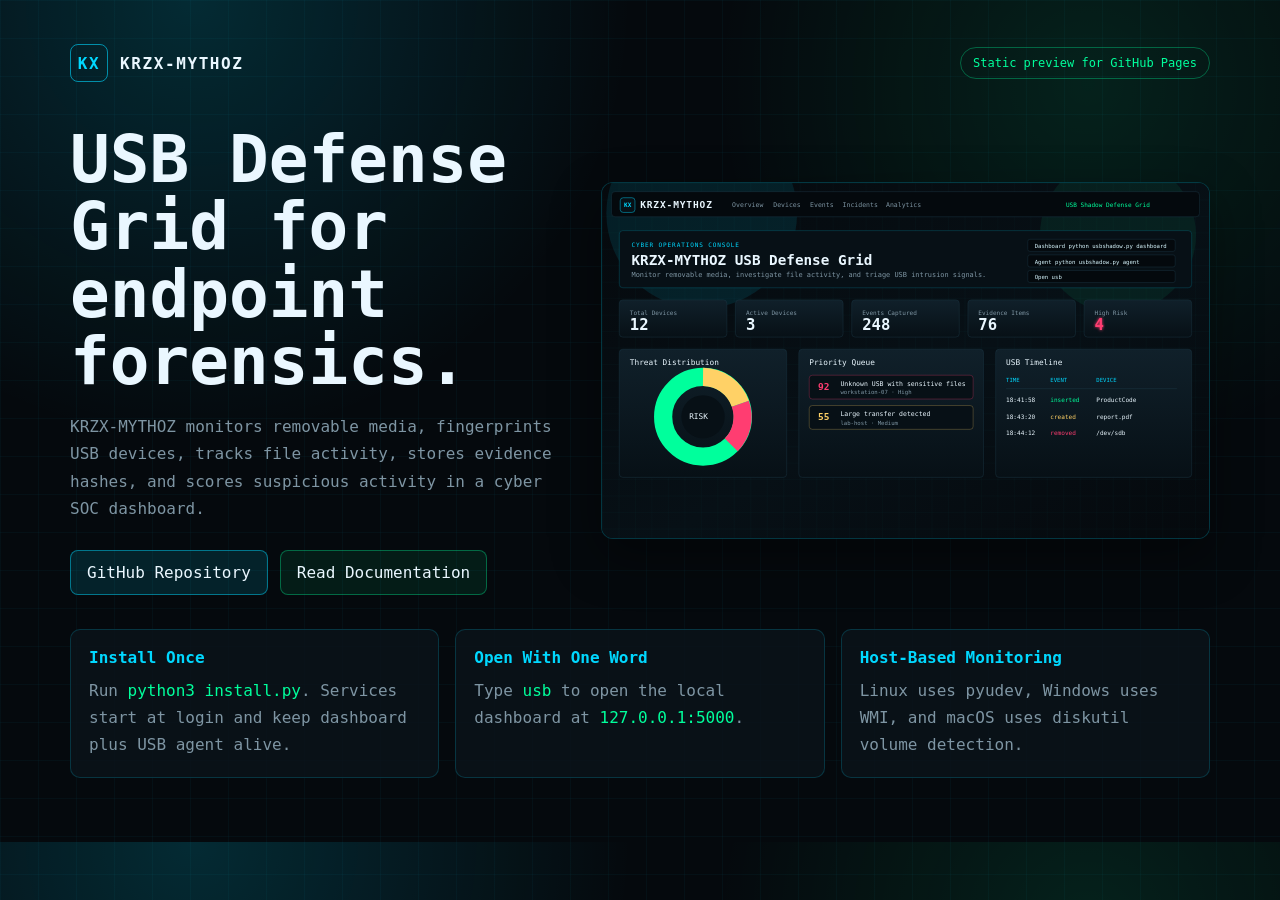
<file: docs/index.html>
<!doctype html>
<html lang="en">
  <head>
    <meta charset="utf-8">
    <meta name="viewport" content="width=device-width, initial-scale=1">
    <title>KRZX-MYTHOZ USB Defense Grid Demo</title>
    <style>
      :root {
        color-scheme: dark;
        --bg: #05090d;
        --panel: #0b131a;
        --line: #1e3a48;
        --text: #eaf7ff;
        --muted: #7e95a3;
        --cyan: #00d8ff;
        --green: #00ff9c;
        --red: #ff3d71;
      }
      * { box-sizing: border-box; }
      body {
        margin: 0;
        background:
          linear-gradient(rgba(0, 216, 255, .035) 1px, transparent 1px),
          linear-gradient(90deg, rgba(0, 216, 255, .035) 1px, transparent 1px),
          radial-gradient(circle at 15% 0%, rgba(0, 216, 255, .16), transparent 32%),
          radial-gradient(circle at 85% 10%, rgba(0, 255, 156, .1), transparent 28%),
          var(--bg);
        background-size: 38px 38px, 38px 38px, auto, auto, auto;
        color: var(--text);
        font-family: ui-monospace, SFMono-Regular, Menlo, Consolas, monospace;
      }
      main {
        margin: 0 auto;
        max-width: 1180px;
        padding: 44px 20px 64px;
      }
      .nav {
        align-items: center;
        display: flex;
        justify-content: space-between;
        margin-bottom: 44px;
      }
      .brand {
        align-items: center;
        display: inline-flex;
        gap: 12px;
        font-weight: 800;
        letter-spacing: .1em;
      }
      .mark {
        align-items: center;
        border: 1px solid rgba(0, 216, 255, .6);
        border-radius: 8px;
        color: var(--cyan);
        display: inline-flex;
        height: 38px;
        justify-content: center;
        width: 38px;
      }
      .pill {
        border: 1px solid rgba(0, 255, 156, .32);
        border-radius: 999px;
        color: var(--green);
        font-size: 12px;
        padding: 8px 12px;
      }
      .hero {
        display: grid;
        gap: 32px;
        grid-template-columns: .9fr 1.1fr;
        align-items: center;
      }
      h1 {
        font-size: clamp(34px, 6vw, 66px);
        line-height: 1.02;
        margin: 0 0 18px;
      }
      p {
        color: var(--muted);
        font-size: 16px;
        line-height: 1.7;
        margin: 0;
      }
      .actions {
        display: flex;
        flex-wrap: wrap;
        gap: 12px;
        margin-top: 28px;
      }
      a {
        color: var(--text);
        text-decoration: none;
      }
      .button {
        background: rgba(0, 216, 255, .12);
        border: 1px solid rgba(0, 216, 255, .46);
        border-radius: 8px;
        padding: 12px 16px;
      }
      .button.secondary {
        background: rgba(0, 255, 156, .08);
        border-color: rgba(0, 255, 156, .34);
      }
      .preview {
        background: rgba(5, 9, 13, .72);
        border: 1px solid rgba(0, 216, 255, .22);
        border-radius: 12px;
        box-shadow: 0 18px 50px rgba(0, 0, 0, .4);
        overflow: hidden;
      }
      .preview img {
        display: block;
        width: 100%;
      }
      .grid {
        display: grid;
        gap: 16px;
        grid-template-columns: repeat(3, 1fr);
        margin-top: 34px;
      }
      .card {
        background: rgba(11, 19, 26, .86);
        border: 1px solid rgba(0, 216, 255, .18);
        border-radius: 10px;
        padding: 18px;
      }
      .card strong {
        color: var(--cyan);
        display: block;
        margin-bottom: 10px;
      }
      code {
        color: var(--green);
      }
      @media (max-width: 900px) {
        .hero, .grid { grid-template-columns: 1fr; }
        .nav { align-items: flex-start; flex-direction: column; gap: 16px; }
      }
    </style>
  </head>
  <body>
    <main>
      <nav class="nav">
        <div class="brand"><span class="mark">KX</span><span>KRZX-MYTHOZ</span></div>
        <span class="pill">Static preview for GitHub Pages</span>
      </nav>
      <section class="hero">
        <div>
          <h1>USB Defense Grid for endpoint forensics.</h1>
          <p>KRZX-MYTHOZ monitors removable media, fingerprints USB devices, tracks file activity, stores evidence hashes, and scores suspicious activity in a cyber SOC dashboard.</p>
          <div class="actions">
            <a class="button" href="https://github.com/prajavkrish/USBSHADOW/" target="_blank" rel="noopener noreferrer">GitHub Repository</a>
            <a class="button secondary" href="https://github.com/prajavkrish/USBSHADOW/blob/main/README.md" target="_blank" rel="noopener noreferrer">Read Documentation</a>
          </div>
        </div>
        <div class="preview">
          <img src="dashboard-preview.svg" alt="KRZX-MYTHOZ dashboard preview">
        </div>
      </section>
      <section class="grid">
        <div class="card">
          <strong>Install Once</strong>
          <p>Run <code>python3 install.py</code>. Services start at login and keep dashboard plus USB agent alive.</p>
        </div>
        <div class="card">
          <strong>Open With One Word</strong>
          <p>Type <code>usb</code> to open the local dashboard at <code>127.0.0.1:5000</code>.</p>
        </div>
        <div class="card">
          <strong>Host-Based Monitoring</strong>
          <p>Linux uses pyudev, Windows uses WMI, and macOS uses diskutil volume detection.</p>
        </div>
      </section>
    </main>
  </body>
</html>
</file>
